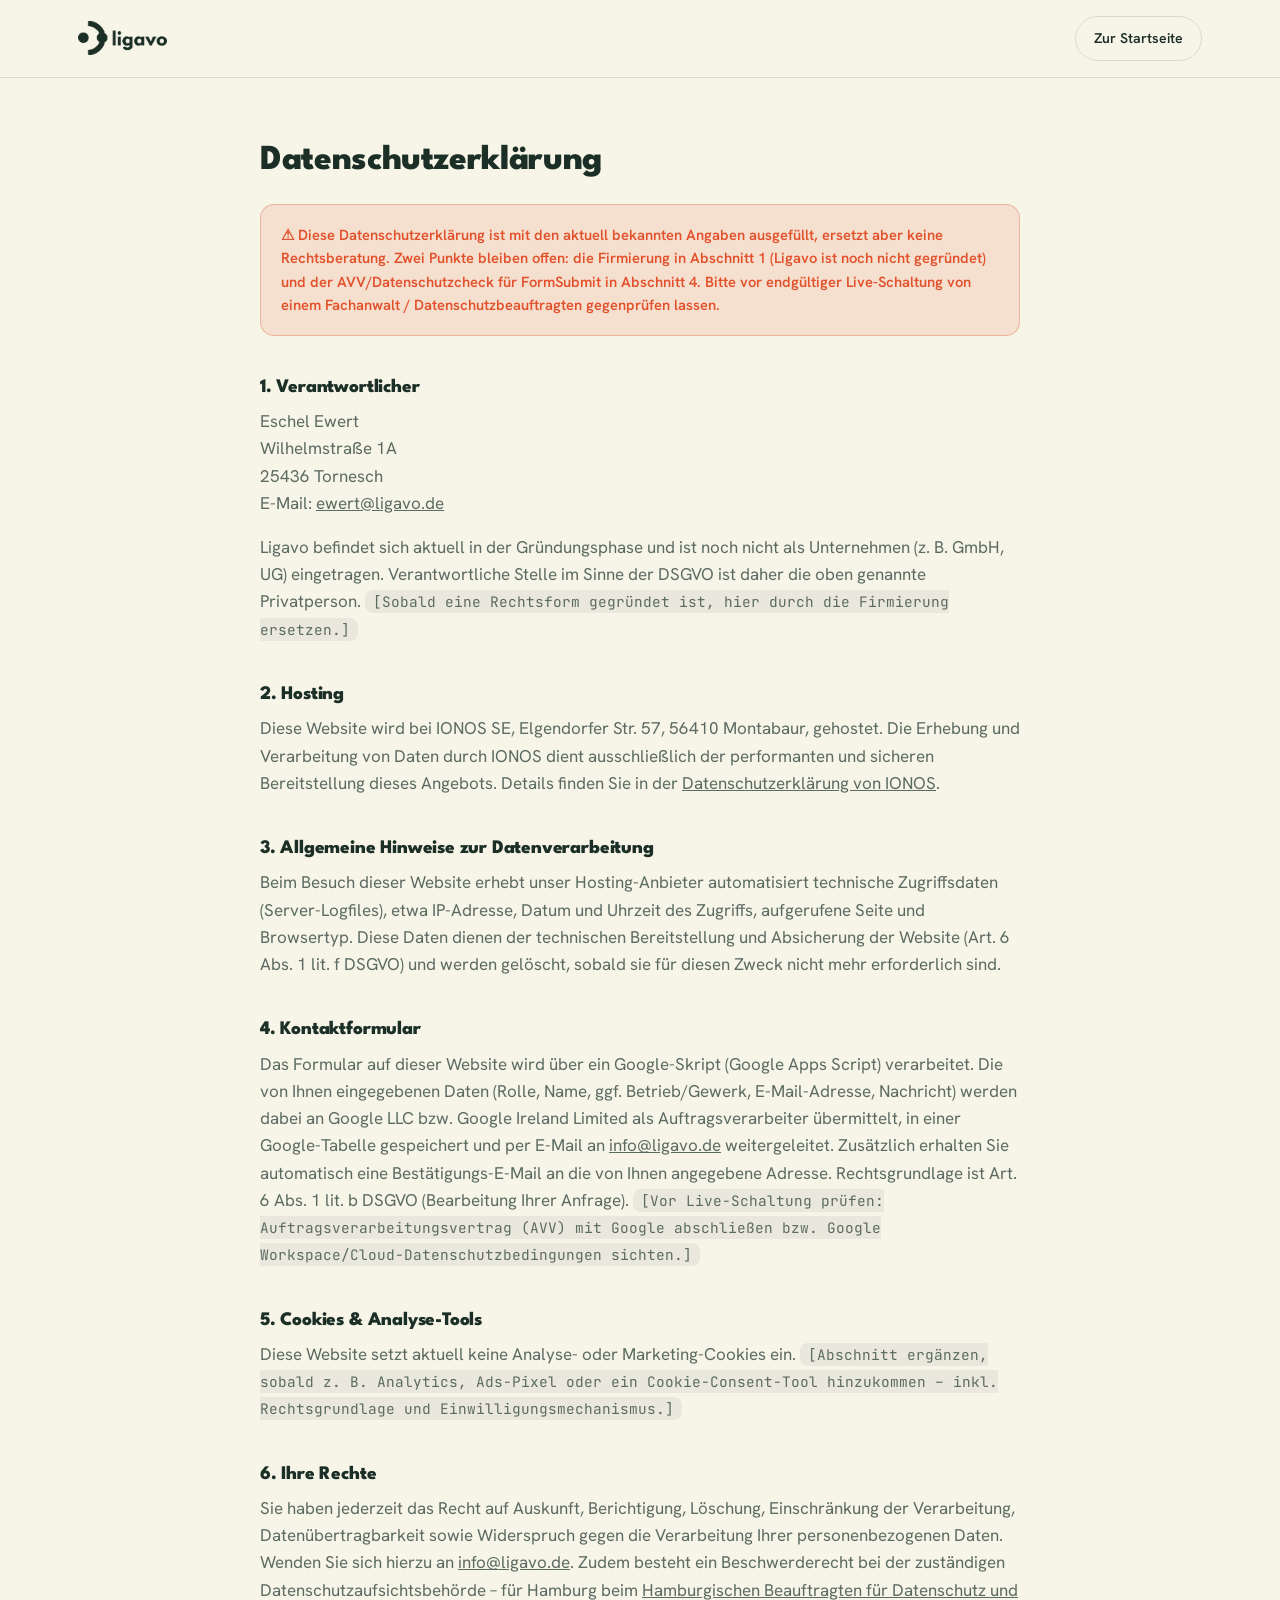
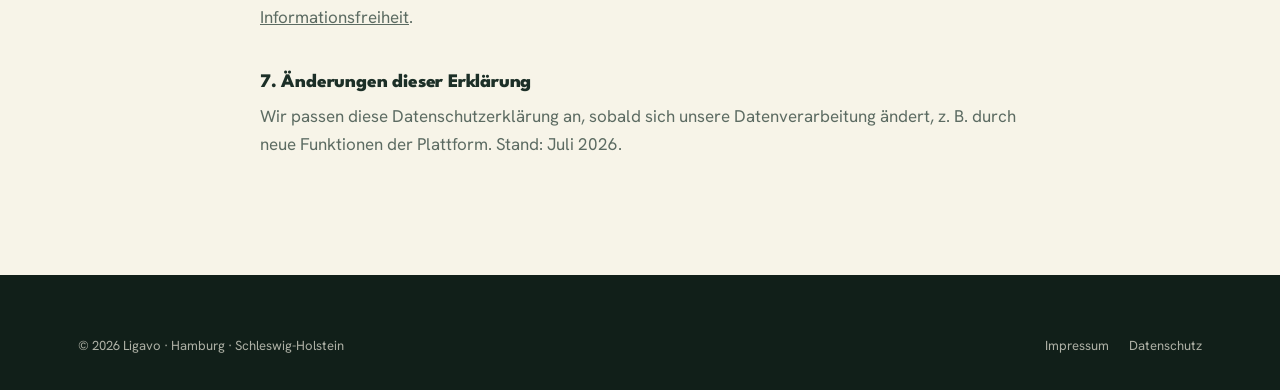
<file: datenschutz.html>
<!doctype html>
<html lang="de">
<head>
<meta charset="UTF-8">
<meta name="viewport" content="width=device-width, initial-scale=1">
<title>Datenschutzerklärung – Ligavo</title>
<link rel="icon" type="image/png" sizes="32x32" href="assets/favicon-32.png?v=3">
<link rel="icon" type="image/png" sizes="16x16" href="assets/favicon-16.png?v=3">
<link rel="apple-touch-icon" href="assets/apple-touch-icon.png?v=3">
<link href="https://fonts.googleapis.com/css2?family=League+Spartan:wght@500;700;800;900&family=Hanken+Grotesk:wght@400;500;600;700&family=JetBrains+Mono:wght@500;600&display=swap" rel="stylesheet">
<link rel="stylesheet" href="styles.css">
<style>
  .legal{padding:64px 0 100px;max-width:760px;}
  .legal h1{font-size:2.2rem;margin-bottom:8px;}
  .legal h2{font-size:1.2rem;margin-top:2.2em;}
  .legal h3{font-size:1.02rem;margin-top:1.6em;}
  .legal p, .legal li{color:var(--ink-muted);}
  .legal .todo{
    background:var(--terracotta-soft);border:1px solid rgba(226,81,43,.3);color:var(--terracotta);
    border-radius:var(--radius-md);padding:18px 20px;font-size:.92rem;margin:24px 0 40px;font-weight:600;
  }
  .legal .placeholder{background:rgba(28,47,39,.06);border-radius:8px;padding:2px 8px;font-family:var(--font-mono);font-size:.85em;}
</style>
</head>
<body>
<header class="nav">
  <div class="nav-inner">
    <a href="index.html#top" class="brand">
      <img src="assets/logo-lockup-dark.png" alt="Ligavo" style="height:34px;">
    </a>
    <a href="index.html" class="btn btn-outline btn-sm">Zur Startseite</a>
  </div>
</header>

<div class="container legal">
  <h1>Datenschutzerklärung</h1>
  <div class="todo">
    ⚠ Diese Datenschutzerklärung ist mit den aktuell bekannten Angaben ausgefüllt, ersetzt aber keine Rechtsberatung. Zwei Punkte bleiben offen: die Firmierung in Abschnitt 1 (Ligavo ist noch nicht gegründet) und der AVV/Datenschutzcheck für FormSubmit in Abschnitt 4. Bitte vor endgültiger Live-Schaltung von einem Fachanwalt / Datenschutzbeauftragten gegenprüfen lassen.
  </div>

  <h2>1. Verantwortlicher</h2>
  <p>
    Eschel Ewert<br>
    Wilhelmstraße 1A<br>
    25436 Tornesch<br>
    E-Mail: <a href="mailto:ewert@ligavo.de">ewert@ligavo.de</a>
  </p>
  <p>Ligavo befindet sich aktuell in der Gründungsphase und ist noch nicht als Unternehmen (z. B. GmbH, UG) eingetragen. Verantwortliche Stelle im Sinne der DSGVO ist daher die oben genannte Privatperson. <span class="placeholder">[Sobald eine Rechtsform gegründet ist, hier durch die Firmierung ersetzen.]</span></p>

  <h2>2. Hosting</h2>
  <p>Diese Website wird bei IONOS SE, Elgendorfer Str. 57, 56410 Montabaur, gehostet. Die Erhebung und Verarbeitung von Daten durch IONOS dient ausschließlich der performanten und sicheren Bereitstellung dieses Angebots. Details finden Sie in der <a href="https://www.ionos.de/datenschutzerklaerung" target="_blank" rel="noopener">Datenschutzerklärung von IONOS</a>.</p>

  <h2>3. Allgemeine Hinweise zur Datenverarbeitung</h2>
  <p>Beim Besuch dieser Website erhebt unser Hosting-Anbieter automatisiert technische Zugriffsdaten (Server-Logfiles), etwa IP-Adresse, Datum und Uhrzeit des Zugriffs, aufgerufene Seite und Browsertyp. Diese Daten dienen der technischen Bereitstellung und Absicherung der Website (Art. 6 Abs. 1 lit. f DSGVO) und werden gelöscht, sobald sie für diesen Zweck nicht mehr erforderlich sind.</p>

  <h2>4. Kontaktformular</h2>
  <p>Das Formular auf dieser Website wird über ein Google-Skript (Google Apps Script) verarbeitet. Die von Ihnen eingegebenen Daten (Rolle, Name, ggf. Betrieb/Gewerk, E-Mail-Adresse, Nachricht) werden dabei an Google LLC bzw. Google Ireland Limited als Auftragsverarbeiter übermittelt, in einer Google-Tabelle gespeichert und per E-Mail an <a href="mailto:info@ligavo.de">info@ligavo.de</a> weitergeleitet. Zusätzlich erhalten Sie automatisch eine Bestätigungs-E-Mail an die von Ihnen angegebene Adresse. Rechtsgrundlage ist Art. 6 Abs. 1 lit. b DSGVO (Bearbeitung Ihrer Anfrage). <span class="placeholder">[Vor Live-Schaltung prüfen: Auftragsverarbeitungsvertrag (AVV) mit Google abschließen bzw. Google Workspace/Cloud-Datenschutzbedingungen sichten.]</span></p>

  <h2>5. Cookies &amp; Analyse-Tools</h2>
  <p>Diese Website setzt aktuell keine Analyse- oder Marketing-Cookies ein. <span class="placeholder">[Abschnitt ergänzen, sobald z. B. Analytics, Ads-Pixel oder ein Cookie-Consent-Tool hinzukommen – inkl. Rechtsgrundlage und Einwilligungsmechanismus.]</span></p>

  <h2>6. Ihre Rechte</h2>
  <p>Sie haben jederzeit das Recht auf Auskunft, Berichtigung, Löschung, Einschränkung der Verarbeitung, Datenübertragbarkeit sowie Widerspruch gegen die Verarbeitung Ihrer personenbezogenen Daten. Wenden Sie sich hierzu an <a href="mailto:info@ligavo.de">info@ligavo.de</a>. Zudem besteht ein Beschwerderecht bei der zuständigen Datenschutzaufsichtsbehörde – für Hamburg beim <a href="https://datenschutz-hamburg.de" target="_blank" rel="noopener">Hamburgischen Beauftragten für Datenschutz und Informationsfreiheit</a>.</p>

  <h2>7. Änderungen dieser Erklärung</h2>
  <p>Wir passen diese Datenschutzerklärung an, sobald sich unsere Datenverarbeitung ändert, z. B. durch neue Funktionen der Plattform. Stand: Juli 2026.</p>
</div>

<footer style="padding:34px 0;">
  <div class="container footer-bottom">
    <span>© 2026 Ligavo · Hamburg · Schleswig-Holstein</span>
    <div class="legal-links">
      <a href="impressum.html">Impressum</a>
      <a href="datenschutz.html">Datenschutz</a>
    </div>
  </div>
</footer>
</body>
</html>
</file>
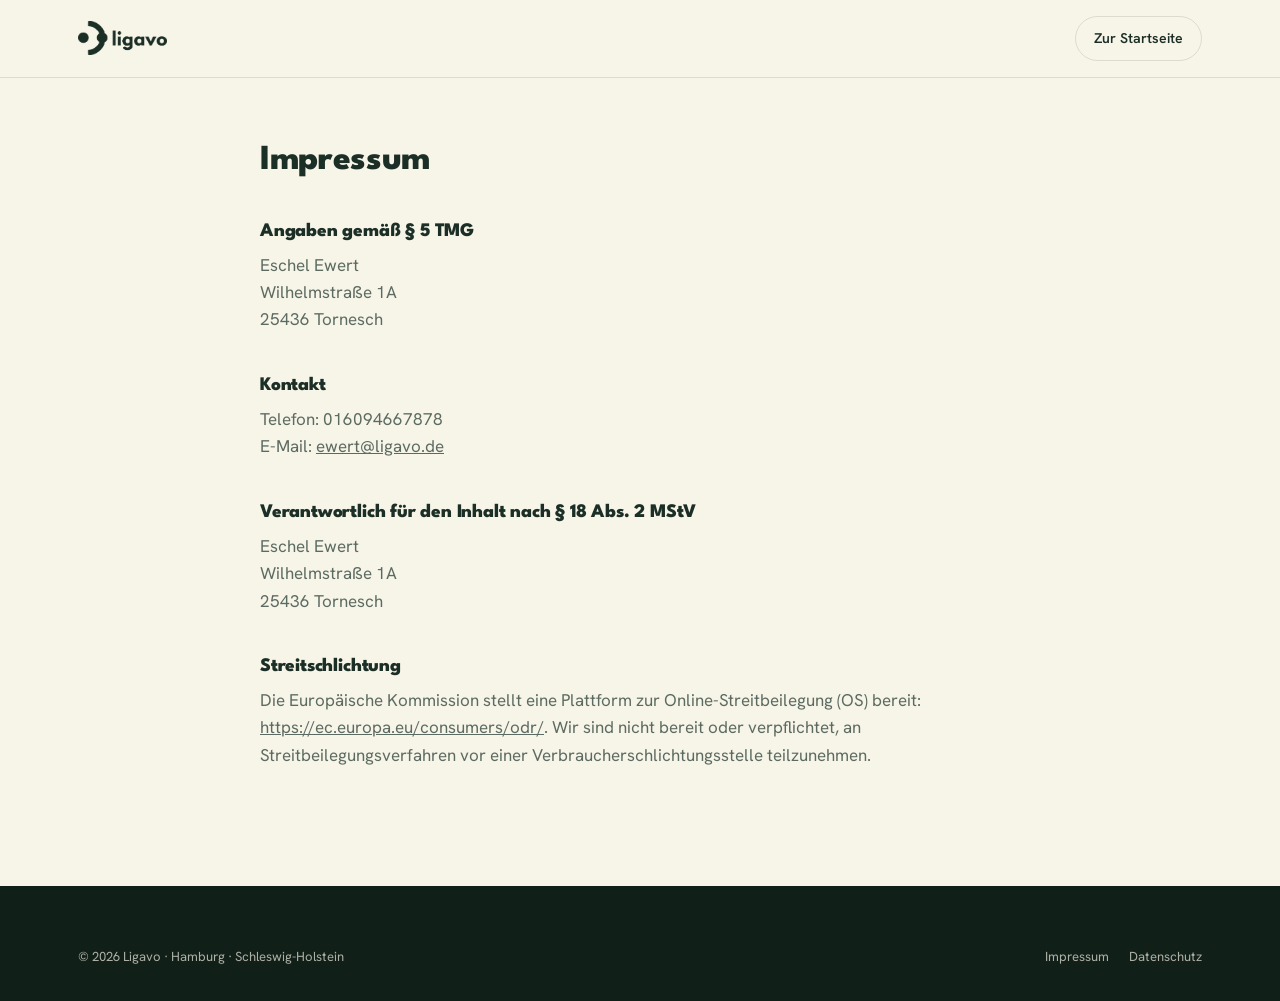
<file: impressum.html>
<!doctype html>
<html lang="de">
<head>
<meta charset="UTF-8">
<meta name="viewport" content="width=device-width, initial-scale=1">
<title>Impressum – Ligavo</title>
<link rel="icon" type="image/png" sizes="32x32" href="assets/favicon-32.png?v=3">
<link rel="icon" type="image/png" sizes="16x16" href="assets/favicon-16.png?v=3">
<link rel="apple-touch-icon" href="assets/apple-touch-icon.png?v=3">
<link href="https://fonts.googleapis.com/css2?family=League+Spartan:wght@500;700;800;900&family=Hanken+Grotesk:wght@400;500;600;700&family=JetBrains+Mono:wght@500;600&display=swap" rel="stylesheet">
<link rel="stylesheet" href="styles.css">
<style>
  .legal{padding:64px 0 100px;max-width:760px;}
  .legal h1{font-size:2.2rem;margin-bottom:8px;}
  .legal h2{font-size:1.2rem;margin-top:2.2em;}
  .legal p, .legal li{color:var(--ink-muted);}
</style>
</head>
<body>
<header class="nav">
  <div class="nav-inner">
    <a href="index.html#top" class="brand">
      <img src="assets/logo-lockup-dark.png" alt="Ligavo" style="height:34px;">
    </a>
    <a href="index.html" class="btn btn-outline btn-sm">Zur Startseite</a>
  </div>
</header>

<div class="container legal">
  <h1>Impressum</h1>

  <h2>Angaben gemäß § 5 TMG</h2>
  <p>
    Eschel Ewert<br>
    Wilhelmstraße 1A<br>
    25436 Tornesch
  </p>

  <h2>Kontakt</h2>
  <p>
    Telefon: 016094667878<br>
    E-Mail: <a href="mailto:ewert@ligavo.de">ewert@ligavo.de</a>
  </p>

  <h2>Verantwortlich für den Inhalt nach § 18 Abs. 2 MStV</h2>
  <p>
    Eschel Ewert<br>
    Wilhelmstraße 1A<br>
    25436 Tornesch
  </p>

  <h2>Streitschlichtung</h2>
  <p>Die Europäische Kommission stellt eine Plattform zur Online-Streitbeilegung (OS) bereit: <a href="https://ec.europa.eu/consumers/odr/" target="_blank" rel="noopener">https://ec.europa.eu/consumers/odr/</a>. Wir sind nicht bereit oder verpflichtet, an Streitbeilegungsverfahren vor einer Verbraucherschlichtungsstelle teilzunehmen.</p>
</div>

<footer style="padding:34px 0;">
  <div class="container footer-bottom">
    <span>© 2026 Ligavo · Hamburg · Schleswig-Holstein</span>
    <div class="legal-links">
      <a href="impressum.html">Impressum</a>
      <a href="datenschutz.html">Datenschutz</a>
    </div>
  </div>
</footer>
</body>
</html>
</file>
<file: styles.css>
/* ==========================================================================
   Ligavo — Design Tokens
   ========================================================================== */
:root{
  --green-950:#111f19;
  --green-900:#1c2f27;
  --green-850:#233a30;
  --green-800:#2b473b;
  --cream:#f7f4e8;
  --cream-2:#f1ecdc;
  --cream-card:#ffffff;
  --yellow:#ffe578;
  --yellow-dark:#f0cf55;
  --terracotta:#e2512b;
  --terracotta-soft:rgba(226,81,43,.12);
  --terracotta-soft-dark:rgba(226,81,43,.16);
  --ink:#1c2f27;
  --ink-muted:#5c6b62;
  --cream-muted:rgba(247,244,232,.68);
  --cream-faint:rgba(247,244,232,.4);
  --border:rgba(28,47,39,.12);
  --border-dark:rgba(247,244,232,.14);
  --radius-xl:28px;
  --radius-lg:20px;
  --radius-md:14px;
  --radius-sm:10px;
  --shadow-lg:0 24px 48px -16px rgba(17,31,25,.28);
  --shadow-md:0 12px 28px -12px rgba(17,31,25,.22);
  --font-display:'League Spartan', sans-serif;
  --font-body:'Hanken Grotesk', sans-serif;
  --font-mono:'JetBrains Mono', monospace;
  --container:1180px;
}

*,*::before,*::after{box-sizing:border-box;}
html{scroll-behavior:smooth;}
body{
  margin:0;
  overflow-anchor:none;
  background:var(--cream);
  color:var(--ink);
  font-family:var(--font-body);
  font-size:17px;
  line-height:1.6;
  -webkit-font-smoothing:antialiased;
}
img{max-width:100%;display:block;}
a{color:inherit;}
h1,h2,h3,h4{
  font-family:var(--font-display);
  font-weight:800;
  line-height:1.08;
  margin:0 0 .5em;
  letter-spacing:-.01em;
}
p{margin:0 0 1em;}
.container{max-width:var(--container);margin:0 auto;padding:0 28px;}
section{padding:96px 0;}
.eyebrow{
  font-family:var(--font-mono);
  font-size:12.5px;
  letter-spacing:.14em;
  text-transform:uppercase;
  color:var(--terracotta);
  font-weight:600;
  display:inline-block;
  margin-bottom:14px;
}
.section-head{max-width:680px;margin-bottom:56px;}
.section-head h2{font-size:clamp(1.9rem,3.4vw,2.6rem);}
.section-head p{color:var(--ink-muted);font-size:1.06rem;margin:0;}
.section-head.center{margin-left:auto;margin-right:auto;text-align:center;}

/* Buttons */
.btn{
  display:inline-flex;align-items:center;justify-content:center;gap:8px;
  font-family:var(--font-body);font-weight:600;font-size:.98rem;
  padding:14px 26px;border-radius:999px;border:1px solid transparent;
  cursor:pointer;text-decoration:none;transition:transform .15s ease, box-shadow .15s ease, background .15s ease, border-color .15s ease;
  white-space:nowrap;
}
.btn:active{transform:translateY(1px);}
.btn-primary{background:var(--yellow);color:var(--green-900);}
.btn-primary:hover{background:var(--yellow-dark);box-shadow:var(--shadow-md);}
.btn-dark{background:var(--green-900);color:var(--cream);}
.btn-dark:hover{background:var(--green-850);box-shadow:var(--shadow-md);}
.btn-outline{background:transparent;color:var(--ink);border-color:var(--border);}
.btn-outline:hover{border-color:var(--ink);}
.btn-outline-light{background:transparent;color:var(--cream);border-color:var(--border-dark);}
.btn-outline-light:hover{border-color:var(--cream);}
.btn-ghost{background:transparent;color:var(--ink);padding:14px 6px;}
.btn-ghost svg{transition:transform .15s ease;}
.btn-ghost:hover svg{transform:translateX(3px);}
.btn-sm{padding:10px 18px;font-size:.88rem;}

/* Badge / pill */
.badge{
  display:inline-flex;align-items:center;gap:8px;
  font-family:var(--font-mono);font-size:12px;letter-spacing:.09em;text-transform:uppercase;
  padding:8px 16px 8px 12px;border-radius:999px;font-weight:600;
}
.badge-dark{background:var(--terracotta-soft-dark);color:var(--cream);border:1px solid rgba(226,81,43,.35);}
.badge-light{background:var(--terracotta-soft);color:var(--terracotta);border:1px solid rgba(226,81,43,.22);}
.badge-dot{width:7px;height:7px;border-radius:50%;background:var(--terracotta);flex:none;}

/* ==========================================================================
   Nav
   ========================================================================== */
header.nav{
  position:sticky;top:0;z-index:100;
  background:var(--cream);
  border-bottom:1px solid var(--border);
  transition:box-shadow .2s ease, border-color .2s ease;
}
header.nav.is-scrolled{
  box-shadow:0 6px 24px -12px rgba(17,31,25,.12);
}
.nav-inner{
  max-width:var(--container);margin:0 auto;padding:16px 28px;
  display:flex;align-items:center;justify-content:space-between;gap:24px;
}
.brand{display:flex;align-items:center;gap:10px;text-decoration:none;flex-shrink:0;}
.brand img{height:26px;width:auto;flex-shrink:0;}
.nav-links{display:flex;align-items:center;gap:32px;list-style:none;margin:0;padding:0;}
.nav-links a{
  text-decoration:none;color:var(--ink);font-weight:500;font-size:.96rem;
  opacity:.82;transition:opacity .15s;
}
.nav-links a:hover{opacity:1;}
.nav-actions{display:flex;align-items:center;gap:14px;}
.nav-toggle{display:none;background:none;border:none;cursor:pointer;padding:6px;}
.nav-toggle span{display:block;width:22px;height:2px;background:var(--ink);margin:5px 0;border-radius:2px;}

/* ==========================================================================
   Hero
   ========================================================================== */
.hero{
  background:var(--green-900);
  color:var(--cream);
  position:relative;
  overflow:hidden;
  padding:88px 0 0;
}
.hero::before{
  content:"";position:absolute;top:0;right:0;bottom:0;left:0;
  background-image:
    radial-gradient(circle at 85% 10%, rgba(255,229,120,.10), transparent 45%),
    radial-gradient(circle at 10% 90%, rgba(226,81,43,.14), transparent 40%);
  pointer-events:none;
}
.hero-lines{
  position:absolute;top:0;left:0;width:100%;height:100%;
  opacity:.5;pointer-events:none;z-index:0;
}
.hero-grid{
  position:relative;
  display:grid;grid-template-columns:1.05fr .95fr;gap:56px;align-items:center;
  padding-bottom:70px;
}
.hero-copy h1{font-size:clamp(2.5rem,5vw,3.6rem);color:var(--cream);}
.hero-copy h1 em{color:var(--yellow);font-style:normal;}
.hero-copy p.lead{color:var(--cream-muted);font-size:1.15rem;max-width:520px;margin-bottom:34px;}
.hero-badge{margin-bottom:26px;}
.hero-ctas{display:flex;align-items:center;gap:8px;flex-wrap:wrap;margin-bottom:38px;}
.hero-stats{display:flex;gap:34px;flex-wrap:wrap;padding-top:26px;border-top:1px solid var(--border-dark);}
.hero-stat b{display:block;font-family:var(--font-display);font-size:1.5rem;color:var(--yellow);}
.hero-stat span{font-size:.85rem;color:var(--cream-muted);}

/* hero visual card */
.hero-visual{position:relative;height:440px;}
.hv-main{
  position:absolute;left:50%;top:50%;transform:translate(-50%,-50%);
  width:340px;background:var(--green-850);border:1px solid var(--border-dark);
  border-radius:var(--radius-lg);padding:22px;box-shadow:var(--shadow-lg);
  z-index:3;
}
.hv-main .hv-eyebrow{font-family:var(--font-mono);font-size:11px;letter-spacing:.1em;text-transform:uppercase;color:var(--yellow);margin-bottom:6px;}
.hv-main h4{color:var(--cream);font-size:1.15rem;margin-bottom:16px;font-weight:700;}
.hv-row{
  display:flex;align-items:center;justify-content:space-between;
  background:rgba(247,244,232,.06);border:1px solid var(--border-dark);
  border-radius:var(--radius-sm);padding:12px 14px;margin-bottom:10px;
  font-size:.92rem;color:var(--cream);
}
.hv-row b{color:var(--yellow);font-weight:700;}
.hv-cta{
  width:100%;margin-top:6px;background:var(--yellow);color:var(--green-900);
  border:none;border-radius:var(--radius-sm);padding:13px;font-weight:700;font-size:.95rem;
  font-family:var(--font-body);cursor:default;
}
.hv-float{
  position:absolute;background:var(--cream-card);color:var(--ink);
  border-radius:var(--radius-md);padding:12px 16px;box-shadow:var(--shadow-md);
  display:flex;align-items:center;gap:10px;font-size:.85rem;z-index:4;
  animation:float 6s ease-in-out infinite;
}
.hv-float b{display:block;font-size:.92rem;}
.hv-float .hv-float-label{font-family:var(--font-mono);font-size:10px;letter-spacing:.08em;text-transform:uppercase;color:var(--ink-muted);}
.hv-float-1{top:14px;left:-10px;animation-delay:.2s;}
.hv-float-2{bottom:26px;right:-18px;animation-delay:1.4s;}
.hv-icon{
  width:34px;height:34px;border-radius:10px;background:var(--terracotta-soft);
  display:flex;align-items:center;justify-content:center;flex:none;color:var(--terracotta);
}
@keyframes float{0%,100%{transform:translateY(0);}50%{transform:translateY(-10px);}}

.hero-marquee{
  border-top:1px solid var(--border-dark);
  background:var(--green-950);
  padding:18px 0;
  position:relative;
}
.hero-marquee .container{
  display:flex;gap:40px;flex-wrap:wrap;justify-content:center;
  font-family:var(--font-mono);font-size:12.5px;letter-spacing:.08em;text-transform:uppercase;
  color:var(--cream-faint);
}
.hero-marquee span{color:var(--yellow);}

/* ==========================================================================
   Problem cards
   ========================================================================== */
.problem-grid{display:grid;grid-template-columns:repeat(3,1fr);gap:24px;margin-bottom:36px;}
.problem-card{
  background:var(--cream-card);border:1px solid var(--border);border-radius:var(--radius-lg);
  padding:30px 26px;
  transition:transform .2s ease, box-shadow .2s ease, border-color .2s ease;
}
.problem-card:hover{transform:translateY(-3px);box-shadow:var(--shadow-md);border-color:transparent;}
.problem-num{font-family:var(--font-mono);color:var(--terracotta);font-size:.85rem;margin-bottom:14px;display:block;}
.problem-card h3{font-size:1.2rem;margin-bottom:10px;}
.problem-card p{color:var(--ink-muted);font-size:.98rem;margin:0;}
.problem-note{
  background:var(--green-900);color:var(--cream);border-radius:var(--radius-lg);
  padding:26px 30px;font-size:1.02rem;display:flex;gap:16px;align-items:center;
}
.problem-note b{color:var(--yellow);}

/* ==========================================================================
   How it works — tabs
   ========================================================================== */
.tabs-head{display:flex;gap:10px;margin-bottom:44px;flex-wrap:wrap;}
.tab-btn{
  font-family:var(--font-body);font-weight:600;font-size:.95rem;
  padding:12px 22px;border-radius:999px;border:1px solid var(--border);
  background:transparent;color:var(--ink-muted);cursor:pointer;transition:all .15s;
}
.tab-btn.active{background:var(--green-900);color:var(--cream);border-color:var(--green-900);}
.tab-panel{display:none;}
.tab-panel.active{display:block;}
.steps{display:grid;grid-template-columns:repeat(4,1fr);gap:20px;}
.steps.steps-3{grid-template-columns:repeat(3,1fr);}
.step-card{
  background:var(--cream-card);border:1px solid var(--border);border-radius:var(--radius-lg);
  padding:26px 22px;position:relative;
  transition:transform .2s ease, box-shadow .2s ease, border-color .2s ease;
}
.step-card:hover{transform:translateY(-3px);box-shadow:var(--shadow-md);border-color:transparent;}
.step-index{
  font-family:var(--font-display);font-size:2.1rem;font-weight:800;color:var(--yellow);
  -webkit-text-stroke:1.4px var(--green-900);
  display:block;margin-bottom:12px;
}
.step-card h4{font-size:1.05rem;margin-bottom:8px;}
.step-card p{color:var(--ink-muted);font-size:.94rem;margin:0;}

/* ==========================================================================
   Feature grid
   ========================================================================== */
.feature-grid{display:grid;grid-template-columns:repeat(4,1fr);gap:20px;}
.feature-card{
  background:var(--green-900);color:var(--cream);border-radius:var(--radius-lg);
  padding:26px 22px;border:1px solid var(--border-dark);
  transition:transform .2s ease, box-shadow .2s ease, background .2s ease;
}
.feature-card:hover{transform:translateY(-3px);box-shadow:var(--shadow-lg);background:var(--green-850);}
.feature-icon{
  width:44px;height:44px;border-radius:12px;background:rgba(255,229,120,.12);
  display:flex;align-items:center;justify-content:center;color:var(--yellow);margin-bottom:18px;
}
.feature-card h4{font-size:1.02rem;margin-bottom:8px;color:var(--cream);}
.feature-card p{color:var(--cream-muted);font-size:.92rem;margin:0;}

/* ==========================================================================
   Pricing
   ========================================================================== */
.pricing-wrap{
  display:grid;grid-template-columns:1fr 1fr;gap:44px;align-items:center;
}
.pricing-table{
  background:var(--cream-card);border:1px solid var(--border);border-radius:var(--radius-lg);
  overflow:hidden;
}
.pricing-row{
  display:grid;grid-template-columns:180px 1fr;gap:18px;padding:22px 26px;
  border-bottom:1px solid var(--border);
  transition:background .15s ease;
}
.pricing-row:hover{background:var(--cream-2);}
.pricing-row:last-child{border-bottom:none;}
.pricing-row .label{font-family:var(--font-mono);font-size:.78rem;letter-spacing:.06em;text-transform:uppercase;color:var(--ink-muted);}
.pricing-row .value{font-weight:600;}
.pricing-row .value b{color:var(--terracotta);}
.pricing-example{
  background:var(--green-900);color:var(--cream);border-radius:var(--radius-lg);
  padding:34px;
}
.pricing-example .eyebrow{color:var(--yellow);}
.pricing-example h3{color:var(--cream);font-size:1.5rem;margin-bottom:14px;}
.pricing-example p{color:var(--cream-muted);margin-bottom:22px;}
.pricing-big{
  display:flex;flex-direction:column;align-items:flex-start;gap:6px;margin-bottom:14px;
}
.pricing-big b{font-family:var(--font-display);font-size:3rem;line-height:1;color:var(--yellow);}
.pricing-big span{color:var(--cream-muted);font-size:.95rem;}

/* ==========================================================================
   CTA / signup
   ========================================================================== */
.cta-section{
  background:var(--green-900);color:var(--cream);position:relative;overflow:hidden;
}
.cta-section::after{
  content:"";position:absolute;top:0;right:0;bottom:0;left:0;
  background:radial-gradient(circle at 90% 20%, rgba(255,229,120,.10), transparent 45%);
  pointer-events:none;
}
.cta-wrap{
  position:relative;display:grid;grid-template-columns:1fr 1fr;gap:60px;align-items:start;
}
.cta-copy .eyebrow{color:var(--yellow);}
.cta-copy h2{color:var(--cream);font-size:clamp(1.9rem,3.4vw,2.5rem);}
.cta-copy p{color:var(--cream-muted);font-size:1.05rem;max-width:460px;}
.cta-copy .contact-line{
  margin-top:28px;padding-top:24px;border-top:1px solid var(--border-dark);
  font-size:.92rem;color:var(--cream-muted);
}
.cta-copy .contact-line a{color:var(--yellow);text-decoration:none;font-weight:600;}
.cta-copy .contact-line a:hover{text-decoration:underline;}

.signup-form{
  background:var(--cream);color:var(--ink);border-radius:var(--radius-lg);
  padding:34px;box-shadow:var(--shadow-lg);
}
.signup-form .field{margin-bottom:16px;}
.signup-form label{display:block;font-size:.82rem;font-weight:600;margin-bottom:6px;color:var(--ink-muted);}
.signup-form input[type=text],
.signup-form input[type=email],
.signup-form textarea{
  width:100%;padding:12px 14px;border-radius:var(--radius-sm);border:1px solid var(--border);
  font-family:var(--font-body);font-size:.96rem;background:#fff;color:var(--ink);
}
.signup-form input:focus,.signup-form textarea:focus{outline:2px solid var(--yellow-dark);outline-offset:1px;}
.role-toggle{display:flex;gap:10px;}
.role-toggle input{display:none;}
.role-toggle label{
  flex:1;text-align:center;padding:12px 10px;border-radius:var(--radius-sm);
  border:1px solid var(--border);cursor:pointer;font-weight:600;font-size:.9rem;color:var(--ink-muted);
  margin:0;transition:all .15s;
}
.role-toggle input:checked + label{background:var(--green-900);color:var(--cream);border-color:var(--green-900);}
.signup-form .btn{width:100%;margin-top:6px;}
.form-note{font-size:.78rem;color:var(--ink-muted);margin-top:14px;text-align:center;}
.form-note a{color:var(--ink);font-weight:600;text-decoration:underline;}

.sent-banner{
  position:fixed;top:16px;left:50%;transform:translateX(-50%) translateY(-16px);
  background:var(--green-900);color:var(--cream);padding:14px 24px;border-radius:999px;
  font-size:.92rem;font-weight:600;box-shadow:var(--shadow-lg);z-index:999;
  opacity:0;transition:opacity .3s ease, transform .3s ease;
}
.sent-banner.show{opacity:1;transform:translateX(-50%) translateY(0);}
.sent-banner span{color:var(--yellow);}
.form-success{
  display:none;background:var(--terracotta-soft);color:var(--terracotta);
  border-radius:var(--radius-sm);padding:12px 14px;font-size:.88rem;margin-bottom:14px;font-weight:600;
}

/* ==========================================================================
   Footer
   ========================================================================== */
footer{background:var(--green-950);color:var(--cream-muted);padding:72px 0 30px;}
.footer-top{
  display:grid;grid-template-columns:1.4fr 1fr 1fr 1fr;gap:40px;
  padding-bottom:52px;border-bottom:1px solid var(--border-dark);
}
.footer-brand img{height:24px;margin-bottom:14px;}
.footer-brand p{max-width:280px;font-size:.92rem;}
.footer-col h5{
  font-family:var(--font-mono);font-size:.75rem;letter-spacing:.1em;text-transform:uppercase;
  color:var(--cream);margin-bottom:16px;font-weight:600;
}
.footer-col ul{list-style:none;margin:0;padding:0;display:flex;flex-direction:column;gap:11px;}
.footer-col a{text-decoration:none;font-size:.92rem;color:var(--cream-muted);transition:color .15s;}
.footer-col a:hover{color:var(--yellow);}
.footer-bottom{
  padding-top:26px;display:flex;justify-content:space-between;align-items:center;
  font-size:.82rem;flex-wrap:wrap;gap:12px;
}
.footer-bottom .legal-links{display:flex;gap:20px;}
.footer-bottom a{text-decoration:none;color:var(--cream-muted);}
.footer-bottom a:hover{color:var(--yellow);}

/* ==========================================================================
   Utility / reveal animation
   ========================================================================== */
.reveal{opacity:0;transform:translateY(18px);transition:opacity .6s ease, transform .6s ease;}
.reveal.in{opacity:1;transform:translateY(0);}

/* ==========================================================================
   Responsive
   ========================================================================== */
@media (max-width:980px){
  .hero-grid{grid-template-columns:1fr;}
  .hero-visual{height:380px;margin-top:20px;}
  .problem-grid{grid-template-columns:1fr;}
  .steps{grid-template-columns:repeat(2,1fr);}
  .feature-grid{grid-template-columns:repeat(2,1fr);}
  .pricing-wrap{grid-template-columns:1fr;}
  .cta-wrap{grid-template-columns:1fr;}
  .footer-top{grid-template-columns:1fr 1fr;}
  .photo-grid{grid-template-columns:repeat(2,1fr);}
}
@media (max-width:720px){
  section{padding:64px 0;}
  .nav-links{
    position:fixed;top:64px;right:0;bottom:0;left:0;background:var(--cream);
    flex-direction:column;padding:32px 28px;gap:22px;align-items:flex-start;
    transform:translateX(100%);transition:transform .25s ease;
  }
  .nav-links.open{transform:translateX(0);}
  .nav-toggle{display:block;}
  .nav-actions .btn-outline{display:none;}
  .steps,.steps-3{grid-template-columns:1fr;}
  .feature-grid{grid-template-columns:1fr;}
  .footer-top{grid-template-columns:1fr;}
  .hero-ctas{flex-direction:column;align-items:stretch;}
  .hero-ctas .btn{width:100%;}
  .hero-stats{gap:22px;}
  .photo-grid{grid-template-columns:1fr 1fr;gap:12px;}
  .team-grid{grid-template-columns:1fr;}
  .demo-section{padding:90px 0;}
  .hero-visual{height:460px;}
  .hv-main{width:calc(100% - 16px);}
  .hv-float{padding:10px 12px;}
  .hv-float-1{top:-16px;left:0;}
  .hv-float-2{bottom:-16px;right:0;}
}

/* ==========================================================================
   Live-Demo Chat
   ========================================================================== */
.demo-section{
  background:var(--green-900);color:var(--cream);position:relative;overflow:hidden;
  min-height:100vh;display:flex;align-items:center;padding:120px 0;
}
.demo-bg{
  position:absolute;inset:0;background-size:cover;background-position:center;
  filter:grayscale(1) brightness(.55) sepia(.25) hue-rotate(70deg) saturate(1.6);
}
.demo-bg::after{content:"";}
.demo-section::before{
  content:"";position:absolute;inset:0;
  background:
    linear-gradient(180deg, rgba(17,31,25,.55) 0%, rgba(17,31,25,.88) 60%, var(--green-900) 100%),
    radial-gradient(circle at 50% 0%, rgba(17,31,25,.2), rgba(17,31,25,.75) 70%);
}
.demo-container{position:relative;z-index:1;}
.demo-section .section-head p{max-width:520px;margin-left:auto;margin-right:auto;}
.demo-chat-wrap{
  width:100%;max-width:600px;margin:0 auto;position:relative;
  display:flex;flex-direction:column;gap:20px;
  background:rgba(17,31,25,.55);backdrop-filter:blur(10px);
  border:1px solid var(--border-dark);border-radius:var(--radius-lg);
  padding:26px 28px 30px;box-shadow:var(--shadow-lg);
}
.demo-chat-head{
  display:flex;align-items:center;gap:12px;align-self:center;
}
.demo-chat-avatar{
  width:36px;height:36px;border-radius:10px;background:rgba(255,229,120,.14);
  border:1px solid var(--border-dark);
  display:flex;align-items:center;justify-content:center;color:var(--yellow);flex:none;
}
.demo-chat-head b{display:block;font-size:.96rem;color:var(--cream);}
.demo-chat-status{
  display:flex;align-items:center;gap:6px;font-size:.78rem;color:var(--cream-muted);
  font-family:var(--font-mono);letter-spacing:.03em;
}
.demo-chat-status i{width:6px;height:6px;border-radius:50%;background:#7fd68a;display:inline-block;}
.demo-chat-body{
  min-height:360px;max-height:60vh;overflow-y:auto;display:flex;flex-direction:column;gap:12px;
  scroll-behavior:smooth;padding:4px 2px;overflow-anchor:none;
}
.demo-chat-body::-webkit-scrollbar{width:5px;}
.demo-chat-body::-webkit-scrollbar-thumb{background:var(--border-dark);border-radius:3px;}

/* ==========================================================================
   Handwerk photo gallery
   ========================================================================== */
.photo-grid{display:grid;grid-template-columns:repeat(4,1fr);gap:20px;}
.photo-card{
  margin:0;position:relative;border-radius:var(--radius-lg);overflow:hidden;aspect-ratio:4/5;
  transition:transform .25s ease, box-shadow .25s ease;
}
.photo-card:hover{transform:translateY(-3px);box-shadow:var(--shadow-lg);}
.photo-card img{
  width:100%;height:100%;object-fit:cover;
  filter:grayscale(.5) sepia(.2) hue-rotate(70deg) saturate(1.3) brightness(.92);
  transition:filter .25s ease, transform .4s ease;
}
.photo-card:hover img{filter:grayscale(.15) sepia(.12) hue-rotate(70deg) saturate(1.2) brightness(1);transform:scale(1.04);}
.photo-card::after{
  content:"";position:absolute;inset:0;
  background:linear-gradient(180deg, transparent 45%, rgba(17,31,25,.85));
  pointer-events:none;
}
.photo-card figcaption{
  position:absolute;left:16px;bottom:14px;z-index:2;color:var(--cream);
  font-weight:700;font-size:.92rem;font-family:var(--font-display);
}
.photo-credits{font-size:.74rem;color:var(--ink-muted);margin-top:20px;text-align:center;}

/* ==========================================================================
   Explainer video
   ========================================================================== */
.video-wrap{
  max-width:880px;margin:56px auto 0;border-radius:var(--radius-lg);overflow:hidden;
  box-shadow:var(--shadow-lg);border:1px solid var(--border);background:var(--green-950);
}
.video-wrap video{display:block;width:100%;height:auto;aspect-ratio:16/9;background:var(--green-950);}

/* ==========================================================================
   Team
   ========================================================================== */
.team-grid{display:grid;grid-template-columns:repeat(3,1fr);gap:24px;margin-top:48px;}
.team-card{
  background:var(--cream-card);border:1px solid var(--border);border-radius:var(--radius-lg);
  padding:20px 20px 26px;text-align:center;
  transition:transform .2s ease, box-shadow .2s ease;
}
.team-card:hover{transform:translateY(-3px);box-shadow:var(--shadow-md);}
.team-card img{
  width:100%;aspect-ratio:4/5;object-fit:cover;border-radius:var(--radius-md);margin-bottom:18px;
}
.team-card h4{font-size:1.1rem;margin-bottom:4px;}
.team-card .team-role{
  display:block;font-family:var(--font-mono);font-size:.76rem;letter-spacing:.04em;
  color:var(--terracotta);margin-bottom:10px;
}
.team-card a{
  font-size:.88rem;color:var(--ink-muted);text-decoration:none;
}
.team-card a:hover{color:var(--ink);text-decoration:underline;}

.demo-msg{display:flex;max-width:82%;animation:demoIn .35s ease both;}
.demo-msg.bot{align-self:flex-start;}
.demo-msg.user{align-self:flex-end;}
.demo-bubble{
  border-radius:16px;padding:12px 16px;font-size:.92rem;line-height:1.5;
}
.demo-msg.bot .demo-bubble{
  background:rgba(17,31,25,.68);border:1px solid var(--border-dark);color:var(--cream);
  border-bottom-left-radius:4px;backdrop-filter:blur(8px);box-shadow:0 10px 24px -14px rgba(0,0,0,.5);
}
.demo-msg.user .demo-bubble{
  background:var(--yellow);color:var(--green-900);font-weight:600;
  border-bottom-right-radius:4px;
}
.demo-bubble b{color:var(--yellow-dark);}
.demo-msg.user .demo-bubble b{color:var(--green-900);}
@keyframes demoIn{from{opacity:0;transform:translateY(8px);}to{opacity:1;transform:translateY(0);}}

.demo-typing{align-self:flex-start;}
.demo-typing .demo-bubble{
  background:rgba(17,31,25,.68);border:1px solid var(--border-dark);backdrop-filter:blur(8px);
  display:flex;gap:4px;padding:14px 16px;
}
.demo-typing span{
  width:6px;height:6px;border-radius:50%;background:var(--cream-muted);
  animation:demoBlink 1.1s infinite ease-in-out;
}
.demo-typing span:nth-child(2){animation-delay:.15s;}
.demo-typing span:nth-child(3){animation-delay:.3s;}
@keyframes demoBlink{0%,80%,100%{opacity:.25;transform:scale(.8);}40%{opacity:1;transform:scale(1);}}

.demo-chips{display:flex;flex-wrap:wrap;gap:8px;align-self:flex-start;max-width:100%;animation:demoIn .35s ease both;}
.demo-chip{
  font-family:var(--font-body);font-size:.82rem;font-weight:600;padding:9px 16px;
  border-radius:999px;border:1px solid var(--border-dark);color:var(--cream);
  background:rgba(17,31,25,.55);backdrop-filter:blur(8px);
}
.demo-chip.picked{background:var(--yellow);color:var(--green-900);border-color:var(--yellow);}

.demo-result{
  align-self:stretch;max-width:100%;background:rgba(17,31,25,.72);backdrop-filter:blur(8px);
  border:1px solid var(--border-dark);border-radius:14px;padding:16px 18px;
  animation:demoIn .4s ease both;box-shadow:0 14px 32px -16px rgba(0,0,0,.55);
}
.demo-result .demo-result-label{
  font-family:var(--font-mono);font-size:.72rem;letter-spacing:.08em;text-transform:uppercase;
  color:var(--yellow);margin-bottom:10px;display:block;
}
.demo-result-row{
  display:flex;justify-content:space-between;align-items:center;
  padding:9px 0;border-bottom:1px solid var(--border-dark);font-size:.88rem;
}
.demo-result-row:last-of-type{border-bottom:none;}
.demo-result-row b{color:var(--cream);}
.demo-result-cost{
  margin-top:10px;padding-top:12px;border-top:1px solid var(--border-dark);
  display:flex;justify-content:space-between;align-items:baseline;
}
.demo-result-cost b{font-family:var(--font-display);font-size:1.4rem;color:var(--yellow);}
.demo-result-cost span{font-size:.78rem;color:var(--cream-muted);}
</file>
